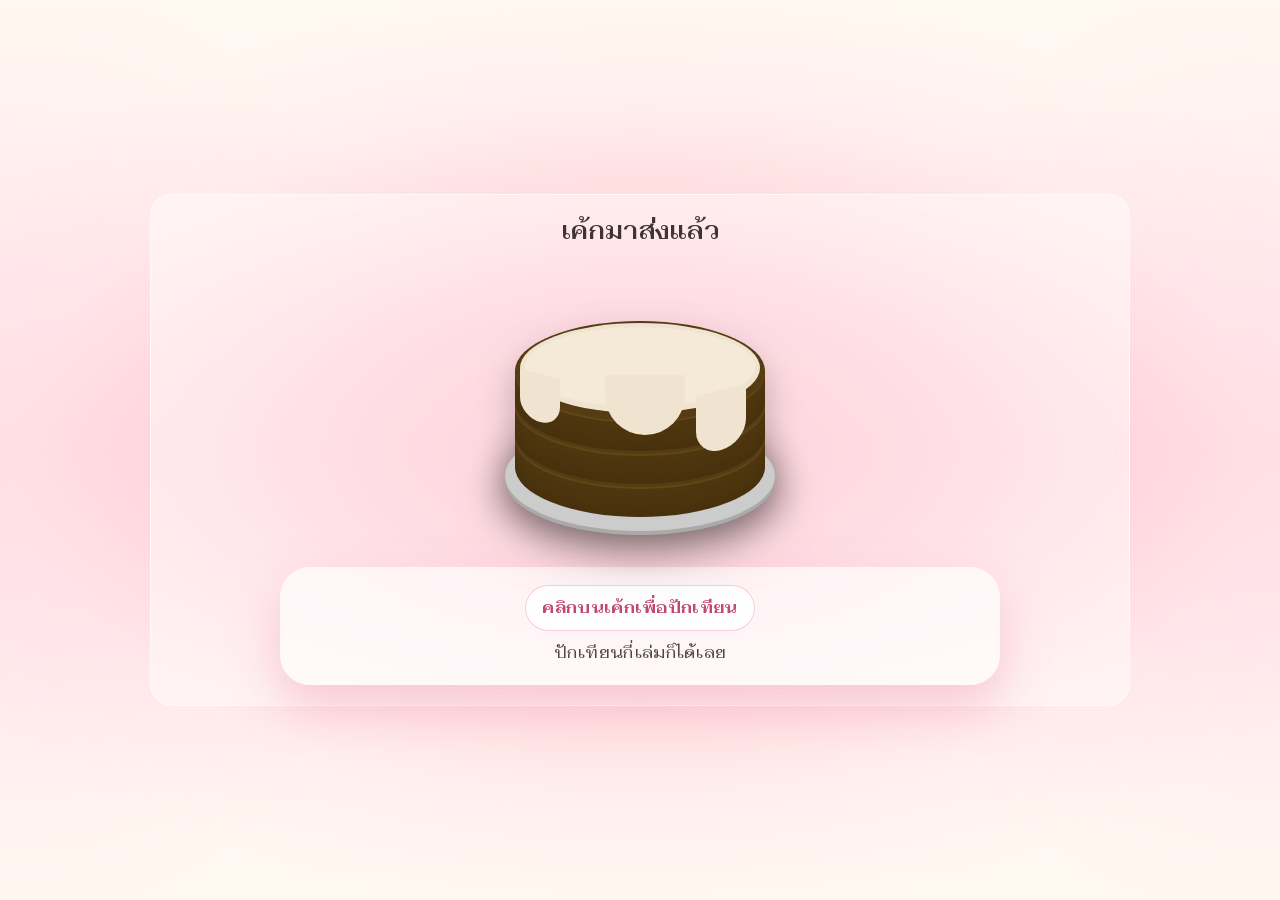
<file: index.html>
<!doctype html>
<html lang="th">

<head>
  <meta charset="utf-8">
  <meta name="viewport" content="width=device-width, initial-scale=1.0">

  <title>Happy Birthday</title>

  <link rel="stylesheet" href="css/style.css">
</head>

<body>

  <!-- ดาวหลังเป่าเทียน -->
  <div class="stars-layer" id="starsLayer"></div>

  <div class="container">

    <div class="shell">

      <!-- =========================
           TITLE
      ========================== -->
      <h2 id="titleText">
        เค้กมาส่งแล้ว
      </h2>


      <!-- =========================
           CAKE
      ========================== -->
<div class="cake-stage">

  <div class="cake" id="cake">

    <div class="plate"></div>

    <div class="layer layer-bottom"></div>
    <div class="layer layer-middle"></div>
    <div class="layer layer-top"></div>

    <div class="icing"></div>

    <div class="drip drip1"></div>
    <div class="drip drip2"></div>
    <div class="drip drip3"></div>

    <div class="pyro" id="pyro">
      <div></div>
      <div></div>
    </div>

  </div>

</div>

 


      <!-- =========================
           STEP 1
      ========================== -->
      <div class="big-card" id="step1">

        <p class="badge">
          คลิกบนเค้กเพื่อปักเทียน
        </p>

        <p class="subtle">
          ปักเทียนกี่เล่มก็ได้เลย
        </p>

      </div>


      <!-- =========================
           STEP 2
      ========================== -->
      <div class="big-card" id="step2" style="display:none;">

        <h2>
          เป่าเทียนวันเกิด
        </h2>

        <p class="subtle" id="msg">
          ปักเทียนแล้ว! กดอนุญาตไมโครโฟนเพื่อเป่า
        </p>

        <div class="button-area">

          <button
            class="btn"
            id="micBtn"
            type="button">
            อนุญาตให้ใช้ไมโครโฟน
          </button>

        </div>

      </div>


      <!-- =========================
           STEP 3
      ========================== -->
      <div class="big-card" id="step3" style="display:none;">

        <h2 id="hbText">
          Happy Birthday ♡
        </h2>

        <p class="subtle">
          สุขสันต์วันเกิดนะ ♡
        </p>

        <div class="button-area">

          <a
            class="btn secondary"
            href="pass.html"
            id="nextBtn">
            ถัดไป
          </a>

        </div>

      </div>

    </div>

  </div>


  <script src="js/cake.js"></script>

</body>

</html>
</file>
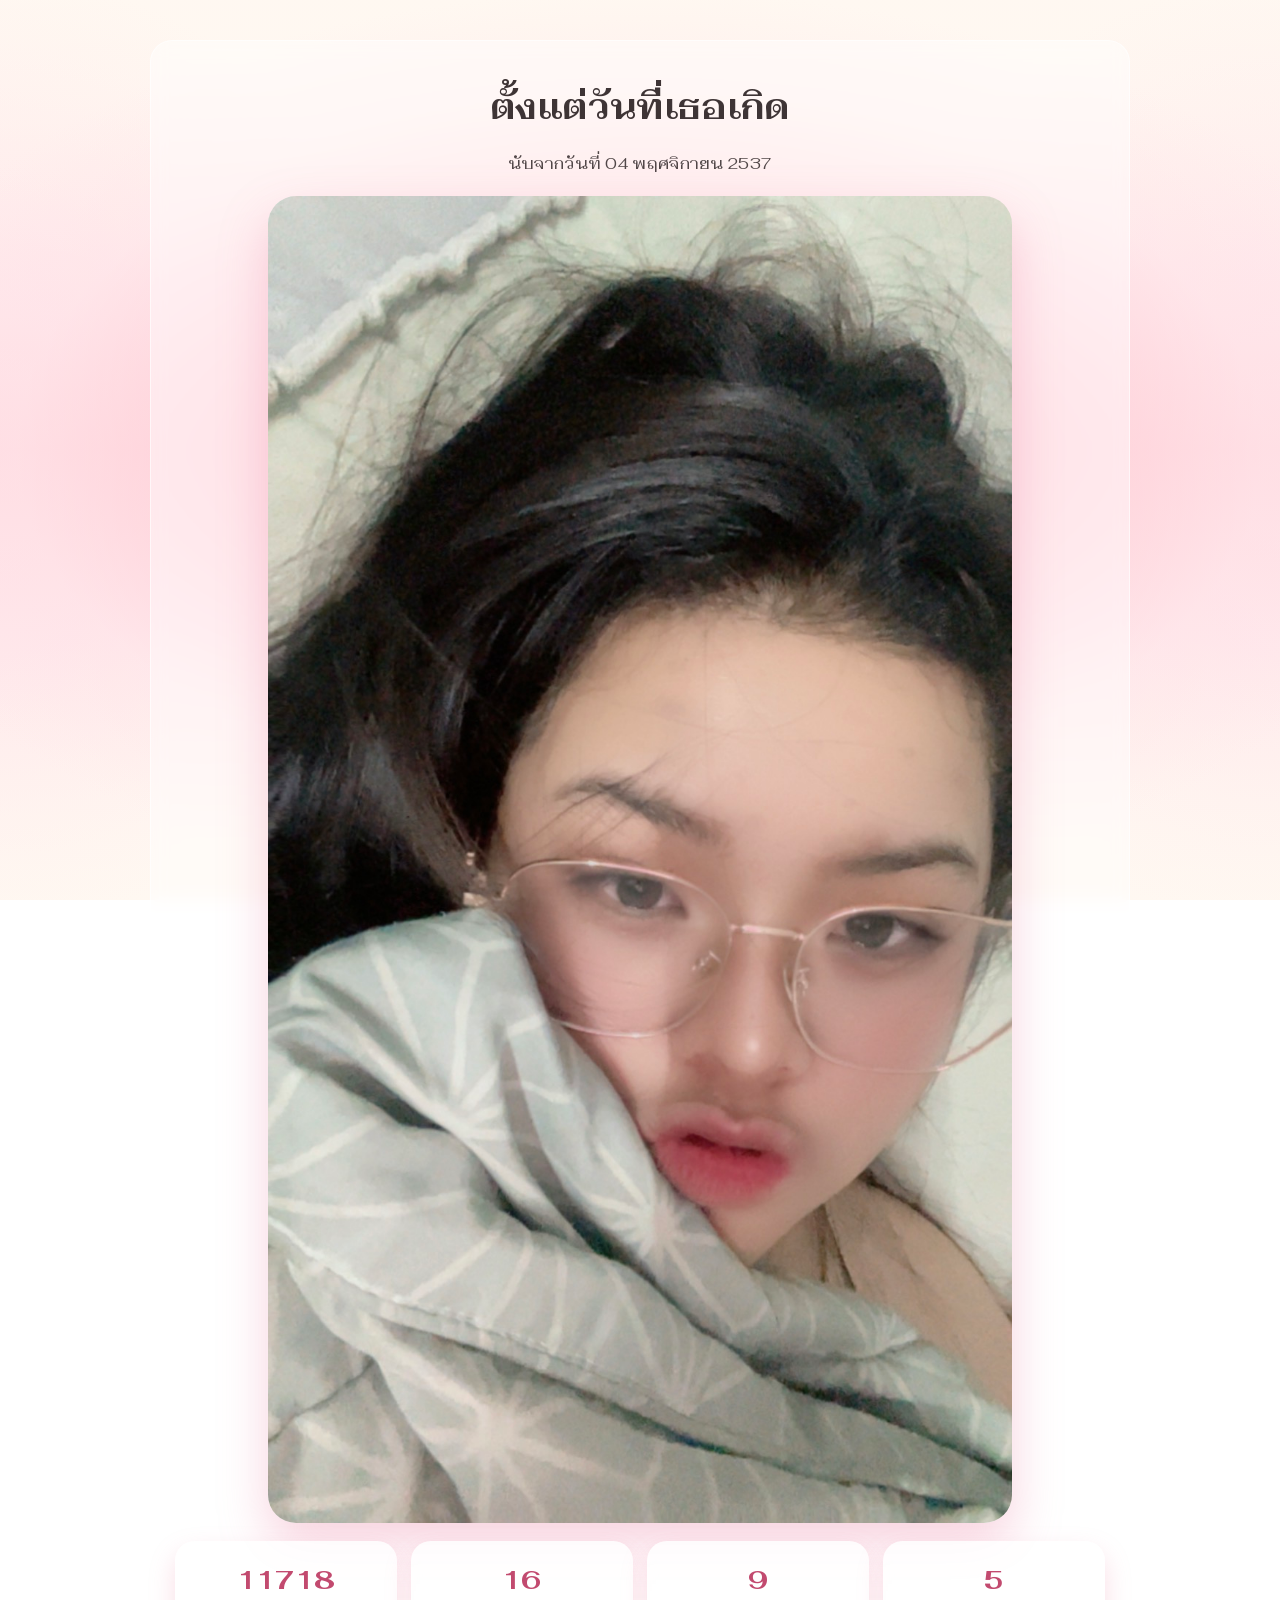
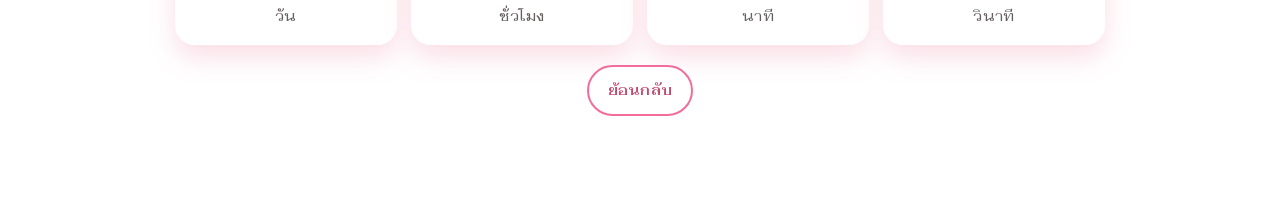
<file: days.html>
<!doctype html>
<html lang="th">
<head>
  <meta charset="utf-8" />
  <meta name="viewport" content="width=device-width,initial-scale=1" />
  <title>เธอเกิดมากี่วันแล้วน้า</title>
  <link rel="stylesheet" href="css/style.css" />
</head>
<body>
  <div class="container">
    <div class="shell center">
      <h1>ตั้งแต่วันที่เธอเกิด</h1>


        <p class="subtle">นับจากวันที่ 04 พฤศจิกายน 2537 </p>

        <!-- รูปตรงกลาง -->
        <div class="image-wrap">
  <img src="assets/heart.png" class="center-img" alt="love" />
</div>


        <!-- กล่องเวลา -->
        <div class="time-grid">
          <div class="time-box">
            <div class="time-value" id="days">0</div>
            <div class="time-label">วัน</div>
          </div>

          <div class="time-box">
            <div class="time-value" id="hours">0</div>
            <div class="time-label">ชั่วโมง</div>
          </div>

          <div class="time-box">
            <div class="time-value" id="minutes">0</div>
            <div class="time-label">นาที</div>
          </div>

          <div class="time-box">
            <div class="time-value" id="seconds">0</div>
            <div class="time-label">วินาที</div>
          </div>
        </div>

        <div style="margin-top:20px;">
          <a class="btn secondary" href="menu.html">ย้อนกลับ</a>
        </div>
      </div>
    </div>
  </div>

  <script src="js/days.js"></script>
</body>
</html>
</file>
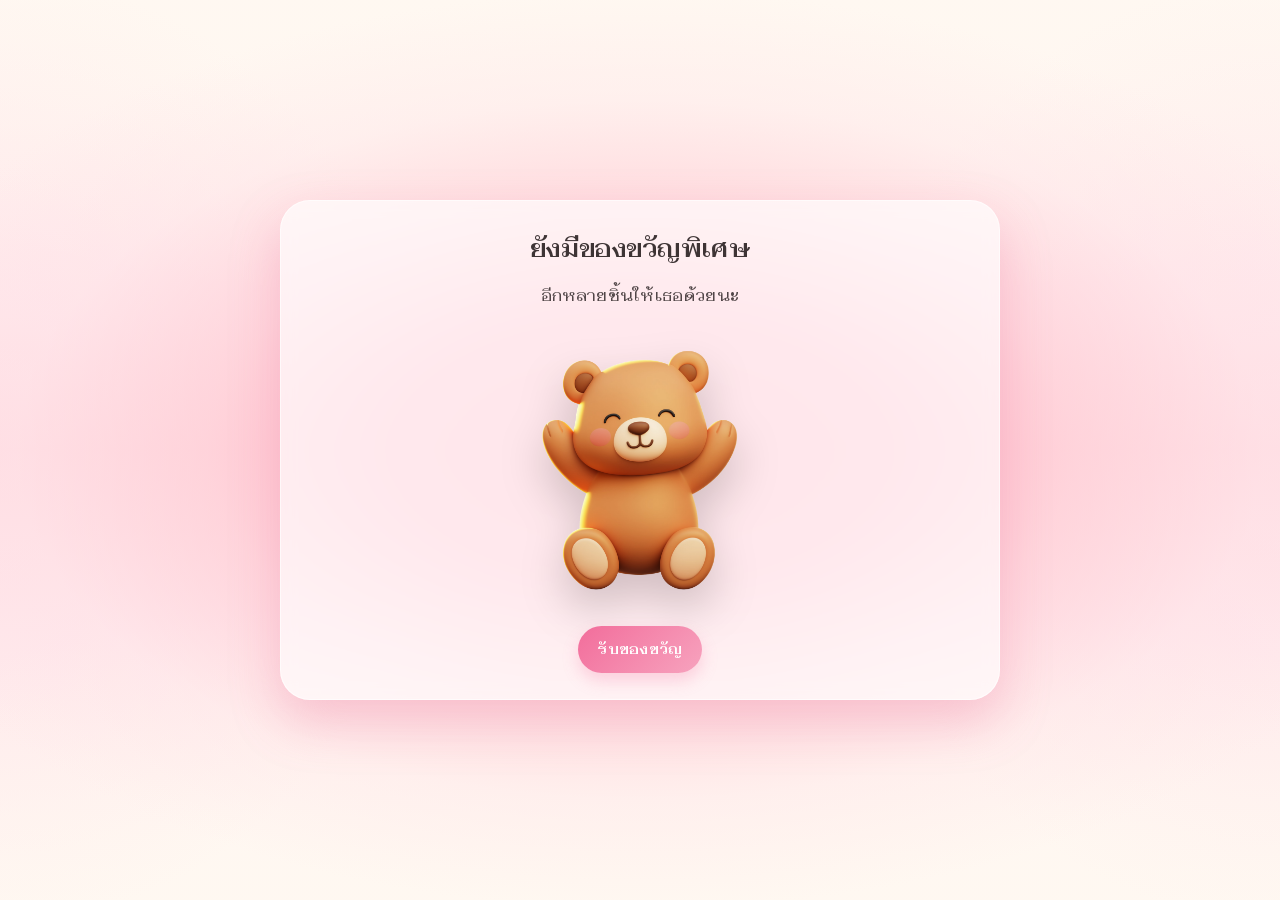
<file: gift.html>
<!doctype html>
<html lang="th">
<head>
  <meta charset="utf-8">
  <meta name="viewport" content="width=device-width, initial-scale=1.0">
  <title>ของขวัญ </title>
  <link rel="stylesheet" href="css/style.css">
</head>

<body>
  <div class="container">
    <div class="shell center big-card">
      <h2>ยังมีของขวัญพิเศษ </h2>
      <p class="subtle">อีกหลายชิ้นให้เธอด้วยนะ</p>

      <img src="assets/gif.png" class="cake-img" alt="gift gif">

      <div style="margin-top:18px;">
        <a href="menu.html" class="btn">รับของขวัญ</a>
      </div>
    </div>
  </div>
  
</body>
</html>
</file>
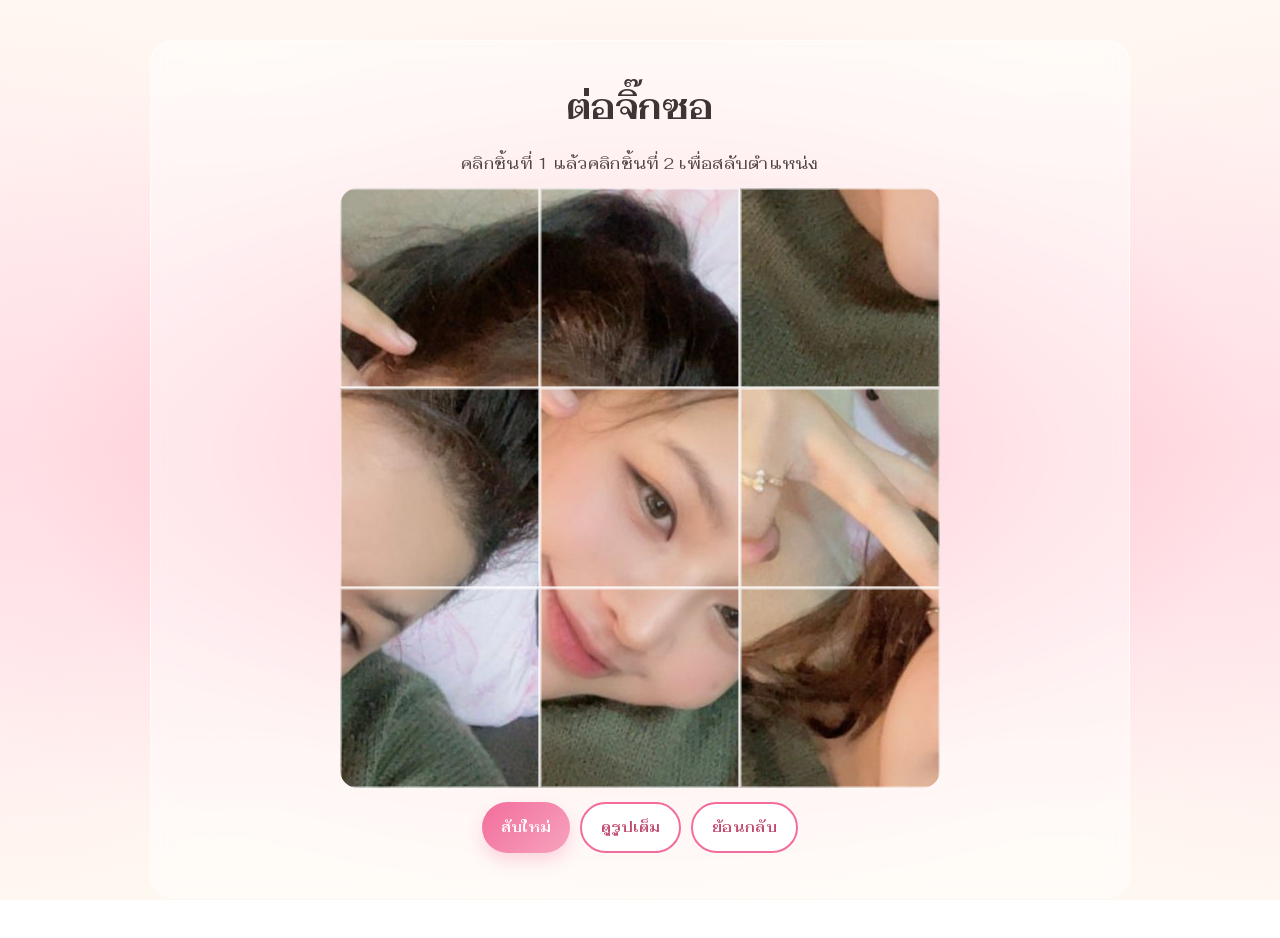
<file: jigsaw.html>
<!doctype html>
<html lang="th">
<head>
  <meta charset="utf-8" />
  <meta name="viewport" content="width=device-width,initial-scale=1" />
  <title>ต่อจิ๊กซอ</title>
  <link rel="stylesheet" href="css/style.css" />
</head>
<body>
  <div class="container">
    <div class="shell center">
      <h1>ต่อจิ๊กซอ</h1>
      <p class="subtle">คลิกชิ้นที่ 1 แล้วคลิกชิ้นที่ 2 เพื่อสลับตำแหน่ง</p>

      <div class="canvas-wrap">
        <canvas id="puzzle" width="600" height="600"></canvas>
      </div>

      <div style="margin-top:14px; display:flex; gap:10px; justify-content:center; flex-wrap:wrap;">
        <button class="btn" id="shuffleBtn">สับใหม่</button>
        <button class="btn secondary" id="showHintBtn">ดูรูปเต็ม</button>
        <a class="btn secondary" href="menu.html">ย้อนกลับ</a>
      </div>
    </div>
  </div>

  <div class="modal-backdrop" id="modalBackdrop">
    <div class="modal center">
      <h3>รูปเต็ม (ใบ้)</h3>
      <img src="assets/puzzle.jpg" alt="hint" style="width:100%; border-radius:18px;" />
      <div class="row">
        <button class="btn" id="closeModalBtn">ปิด</button>
      </div>
    </div>
  </div>

  <script src="js/jigsaw.js"></script>
  
</body>
</html>
</file>
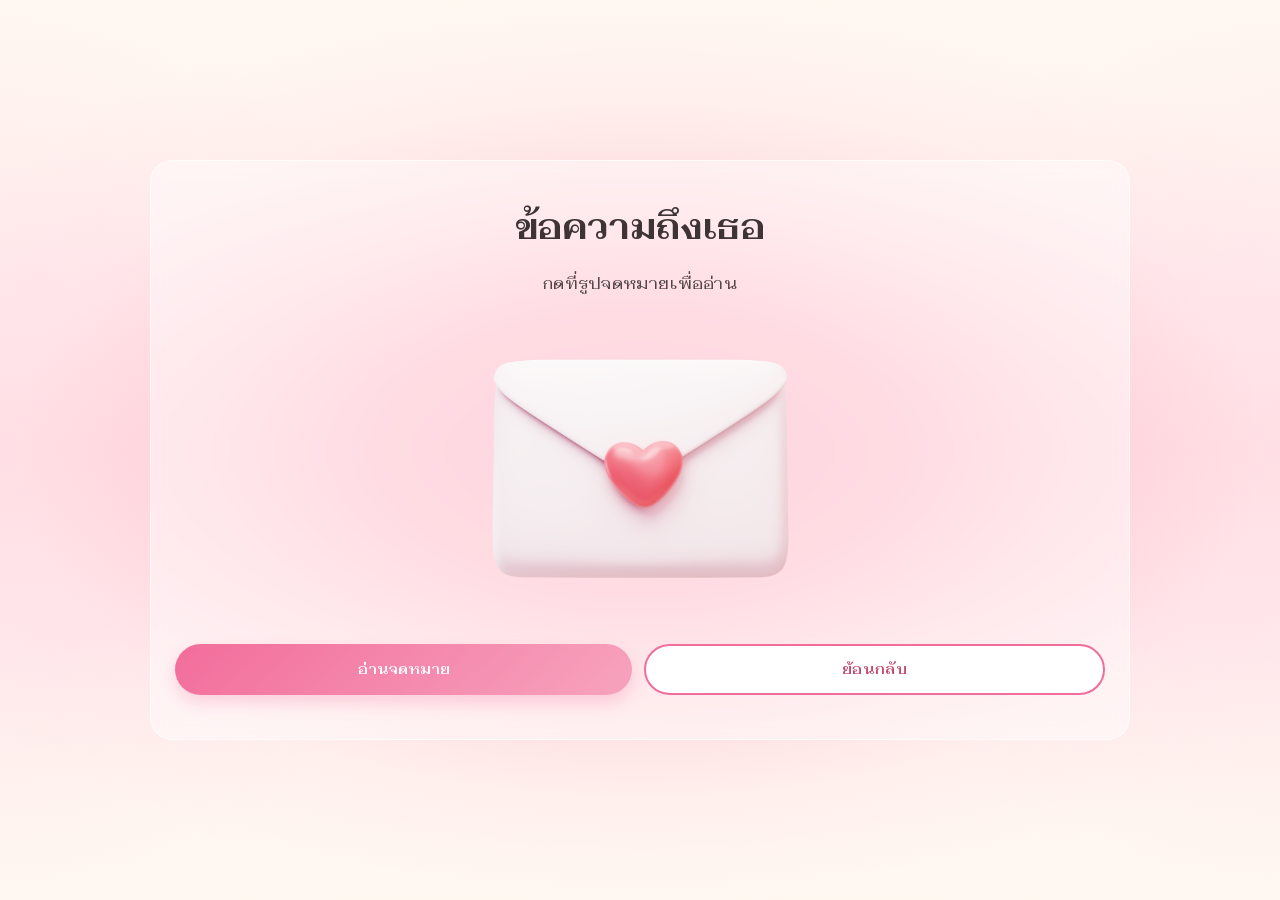
<file: letter.html>
<!doctype html>
<html lang="th">
<head>
  <meta charset="utf-8" />
  <meta name="viewport" content="width=device-width,initial-scale=1" />
  <title>ข้อความถึงเธอ</title>
  <link rel="stylesheet" href="css/style.css" />
</head>

<body>
  <div class="container">
    <div class="shell center">

      <h1>ข้อความถึงเธอ</h1>


        <p class="subtle">กดที่รูปจดหมายเพื่ออ่าน</p>

        <!-- รูปจดหมาย -->
        <img
          src="assets/lettercover.png"
          alt="letter"
          id="openLetter"
          class="letter-img"
        />

        <!-- แถวปุ่ม (กว้างเท่ากัน ซ้ายขวา) -->
        <div class="button-row">
          <button class="btn" id="readBtn">อ่านจดหมาย</button>
          <a class="btn secondary" href="menu.html">ย้อนกลับ</a>
        </div>
      </div>

    </div>
  </div>

  <!-- MODAL -->
  <div class="modal-backdrop" id="modalBackdrop">
    <div class="modal center">
      <h3></h3>

      <p id="letterText"></p>

      <div class="row">
        <button class="btn" id="closeModalBtn">ปิด</button>
      </div>
    </div>
  </div>

  <!-- JS -->
  <script src="js/letter.js"></script>

</body>
</html>
</file>
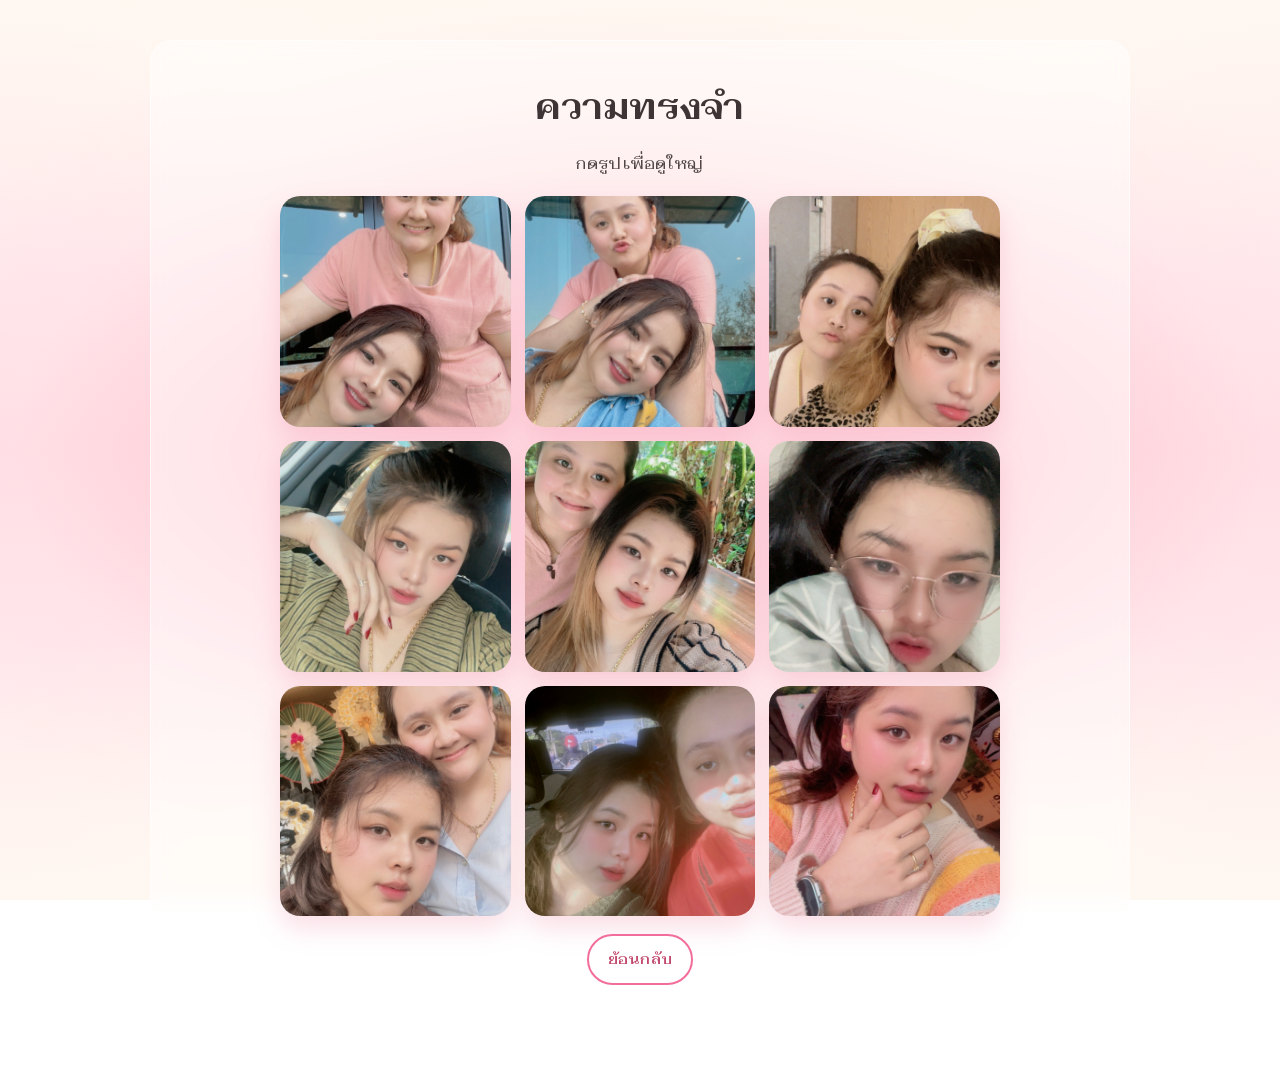
<file: memories.html>
<!doctype html>
<html lang="th">
<head>
  <meta charset="utf-8" />
  <meta name="viewport" content="width=device-width,initial-scale=1" />
  <title>ความทรงจำ</title>
  <link rel="stylesheet" href="css/style.css" />
</head>
<body>
  <div class="container">
    <div class="shell center">
      <h1>ความทรงจำ</h1>
      <p class="subtle">กดรูปเพื่อดูใหญ่</p>

      <div class="gallery" id="gallery"></div>

      <div style="margin-top:18px;">
        <a class="btn secondary" href="menu.html">ย้อนกลับ</a>
      </div>
    </div>
  </div>

  <div class="modal-backdrop" id="modalBackdrop">
    <div class="modal center">
      <img id="bigImg" alt="memory" style="width:100%; border-radius:18px; box-shadow: var(--shadow-soft);" />
      <div class="row">
        <button class="btn" id="closeModalBtn">ปิด</button>
      </div>
    </div>
  </div>

  <script src="js/memories.js"></script>
</body>
</html>
</file>
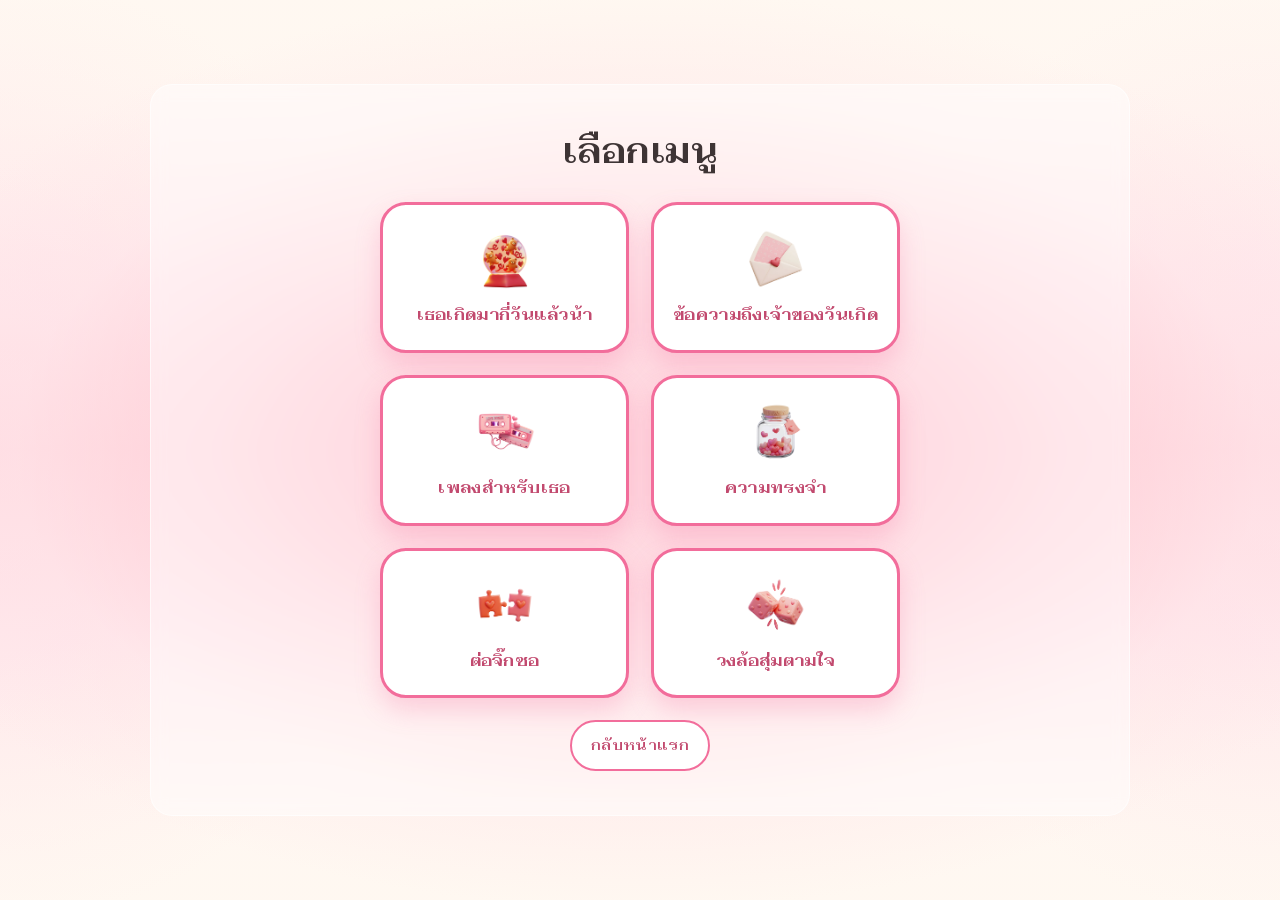
<file: menu.html>
<!doctype html>
<html lang="th">
<head>
  <meta charset="utf-8" />
  <meta name="viewport" content="width=device-width,initial-scale=1" />
  <title>เลือกเมนู</title>
  <link rel="stylesheet" href="css/style.css" />
</head>

<body>
  <div class="container">
    <div class="shell center">
      <h1>เลือกเมนู</h1>

      <div class="menu-grid">

        <a class="menu-item white" href="days.html">
          <img src="assets/1.png" class="menu-icon">
          <div class="label">เธอเกิดมากี่วันแล้วน้า</div>
        </a>

        <a class="menu-item white" href="letter.html">
          <img src="assets/2.png" class="menu-icon">
          <div class="label">ข้อความถึงเจ้าของวันเกิด</div>
        </a>

        <a class="menu-item white" href="music.html">
          <img src="assets/3.png" class="menu-icon">
          <div class="label">เพลงสำหรับเธอ</div>
        </a>


        <a class="menu-item white" href="memories.html">
          <img src="assets/4.png" class="menu-icon">
          <div class="label">ความทรงจำ</div>
        </a>

        <a class="menu-item white" href="jigsaw.html">
          <img src="assets/5.png" class="menu-icon">
          <div class="label">ต่อจิ๊กซอ</div>
        </a>

        <a class="menu-item white" href="wheel.html">
          <img src="assets/6.png" class="menu-icon">
          <div class="label">วงล้อสุ่มตามใจ</div>
        </a>

      </div>

      <div style="margin-top:22px;">
        <a class="btn secondary" href="index.html">กลับหน้าแรก</a>

      </div>
    </div>
  </div>
</body>
</html>
</file>
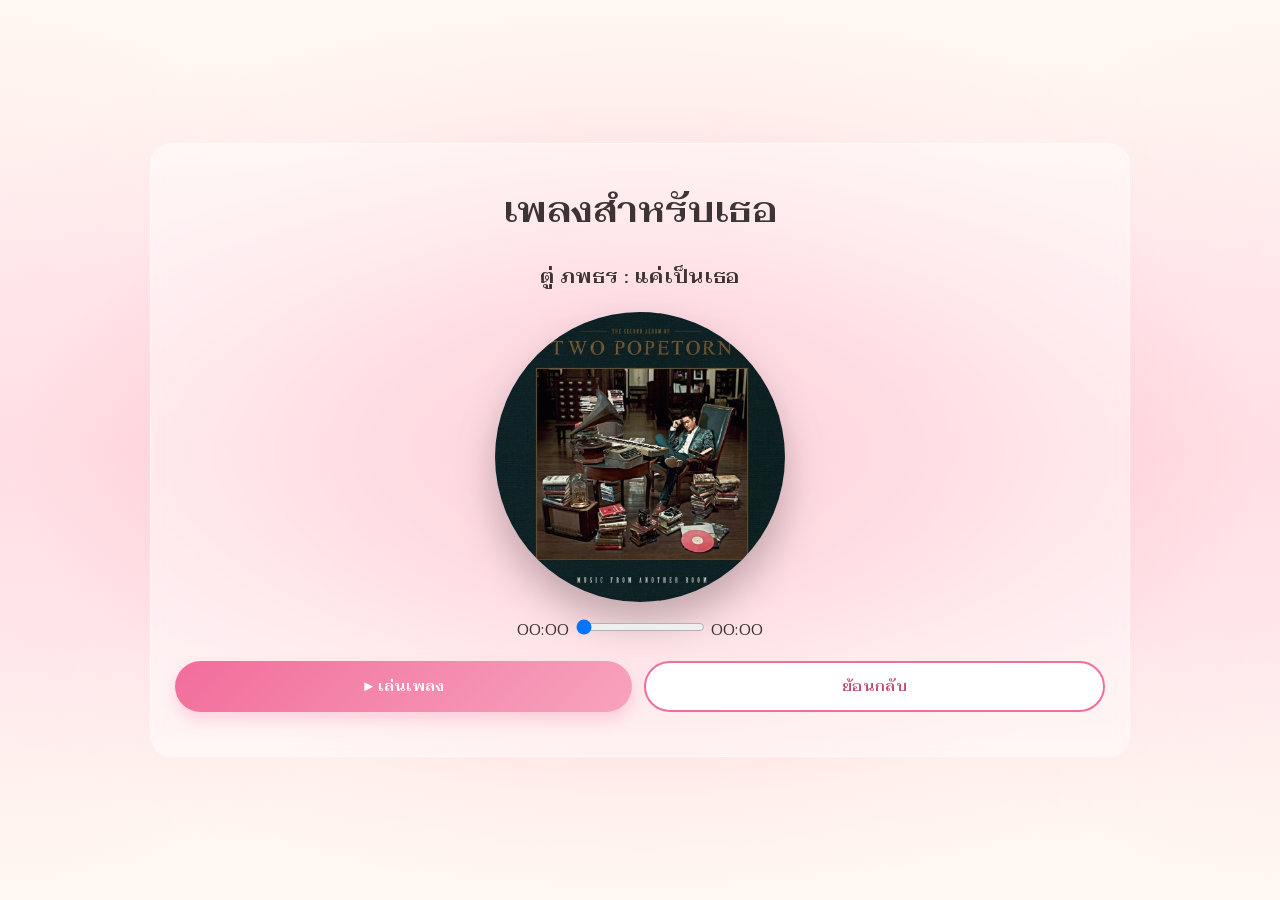
<file: music.html>
<!doctype html>
<html lang="th">
<head>
  <meta charset="utf-8" />
  <meta name="viewport" content="width=device-width,initial-scale=1" />
  <title>เพลงสำหรับเธอ</title>
  <link rel="stylesheet" href="css/style.css" />
</head>

<body>
  <div class="container">
    <div class="shell center">
      <h1>เพลงสำหรับเธอ</h1>
      <h3>ตู่ ภพธร : แค่เป็นเธอ</h3>

        <!-- แผ่นเสียง -->
        <div class="vinyl-wrap">
          <img src="assets/vinyl.png" class="vinyl" id="vinyl">
        </div>

        <!-- progress -->
        <div class="progress-box">
          <span id="currentTime">00:00</span>
          <input type="range" id="progress" value="0" min="0" step="1" />
          <span id="duration">00:00</span>
        </div>

        <!-- ปุ่ม -->
        <div class="button-row">
          <button class="btn" id="playBtn">▶ เล่นเพลง</button>
          <a class="btn secondary" href="menu.html">ย้อนกลับ</a>
        </div>

        <audio id="music">
          <source src="assets/song.mp3" type="audio/mpeg">
        </audio>

      </div>
    </div>
  </div>

  <script src="js/music.js"></script>
</body>
</html>
</file>
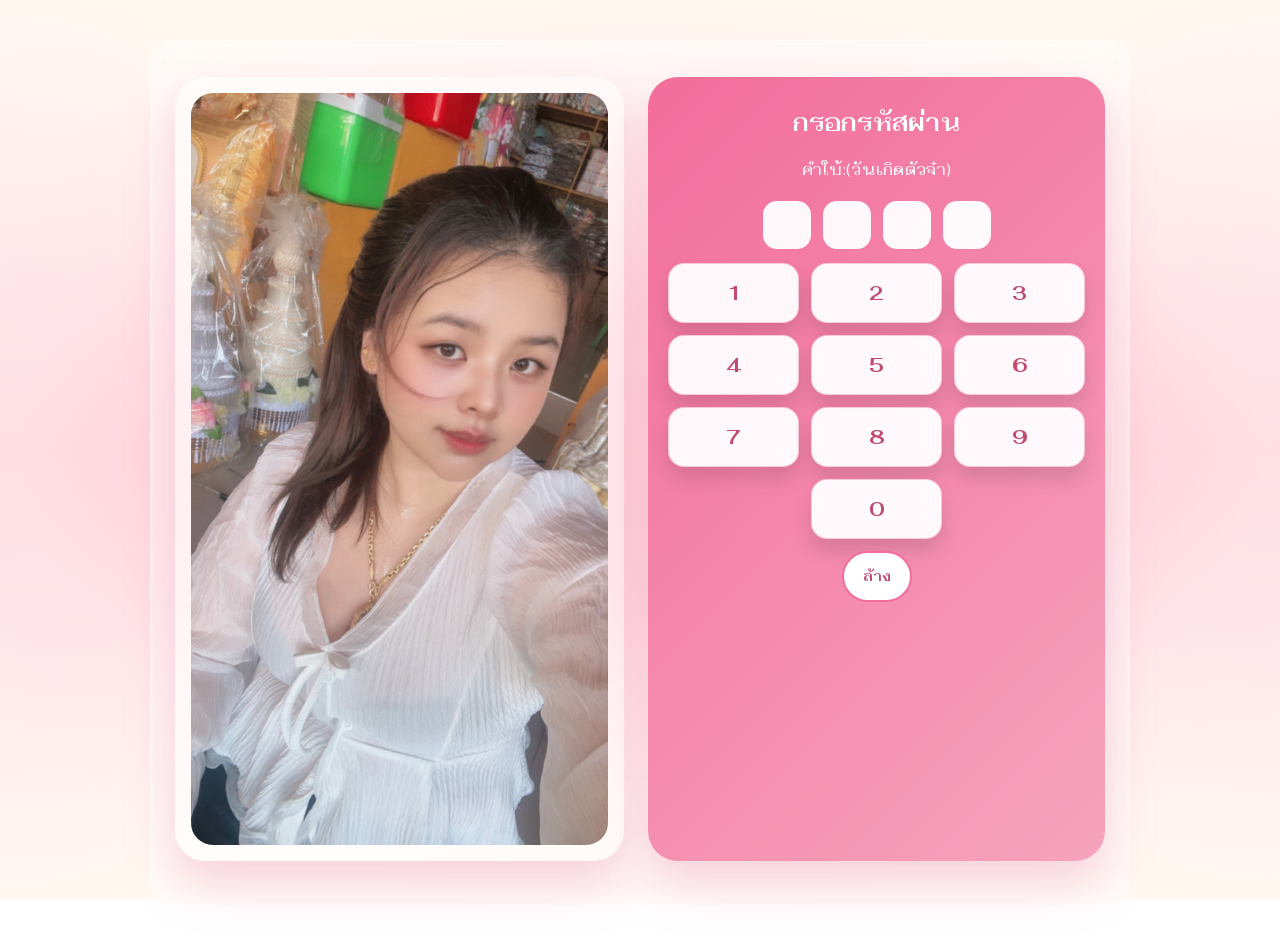
<file: pass.html>
<!doctype html>
<html lang="th">
<head>
  <meta charset="utf-8" />
  <meta name="viewport" content="width=device-width,initial-scale=1" />
  <title>ใส่รหัสผ่าน</title>
  <link rel="stylesheet" href="css/style.css" />
</head>

<body>
  <div class="container">
    <div class="shell">

      <!-- layout ซ้ายรูป ขวาใส่รหัส -->
      <div class="pass-layout">

        <!-- ฝั่งรูป -->
        <div class="pass-image">
          <img src="assets/pic1.png" alt="cute gif">
        </div>

        <!-- ฝั่งใส่รหัส -->
        <div class="pink-panel pass-box center">
          <h2>กรอกรหัสผ่าน</h2>
          <div class="note">คำใบ้:(วันเกิดตัวจ๋า)</div>

          <div class="digits" id="digits"></div>
          <div class="keypad" id="keypad"></div>

          <div style="margin-top:12px;">
            <button class="btn secondary" id="clearBtn">ล้าง</button>
          </div>
        </div>

      </div>
    </div>
  </div>

  <!-- modal -->
  <div class="modal-backdrop" id="modalBackdrop">
    <div class="modal center">
      <h3 id="modalTitle">ลองใหม่</h3>
      <p id="modalMsg">รหัสไม่ถูกต้อง ลองใหม่อีกครั้งนะ</p>
      <div class="row">
        <button class="btn" id="closeModalBtn">ปิด</button>
      </div>
    </div>
  </div>

  <script src="js/pass.js"></script>
</body>
</html>
</file>
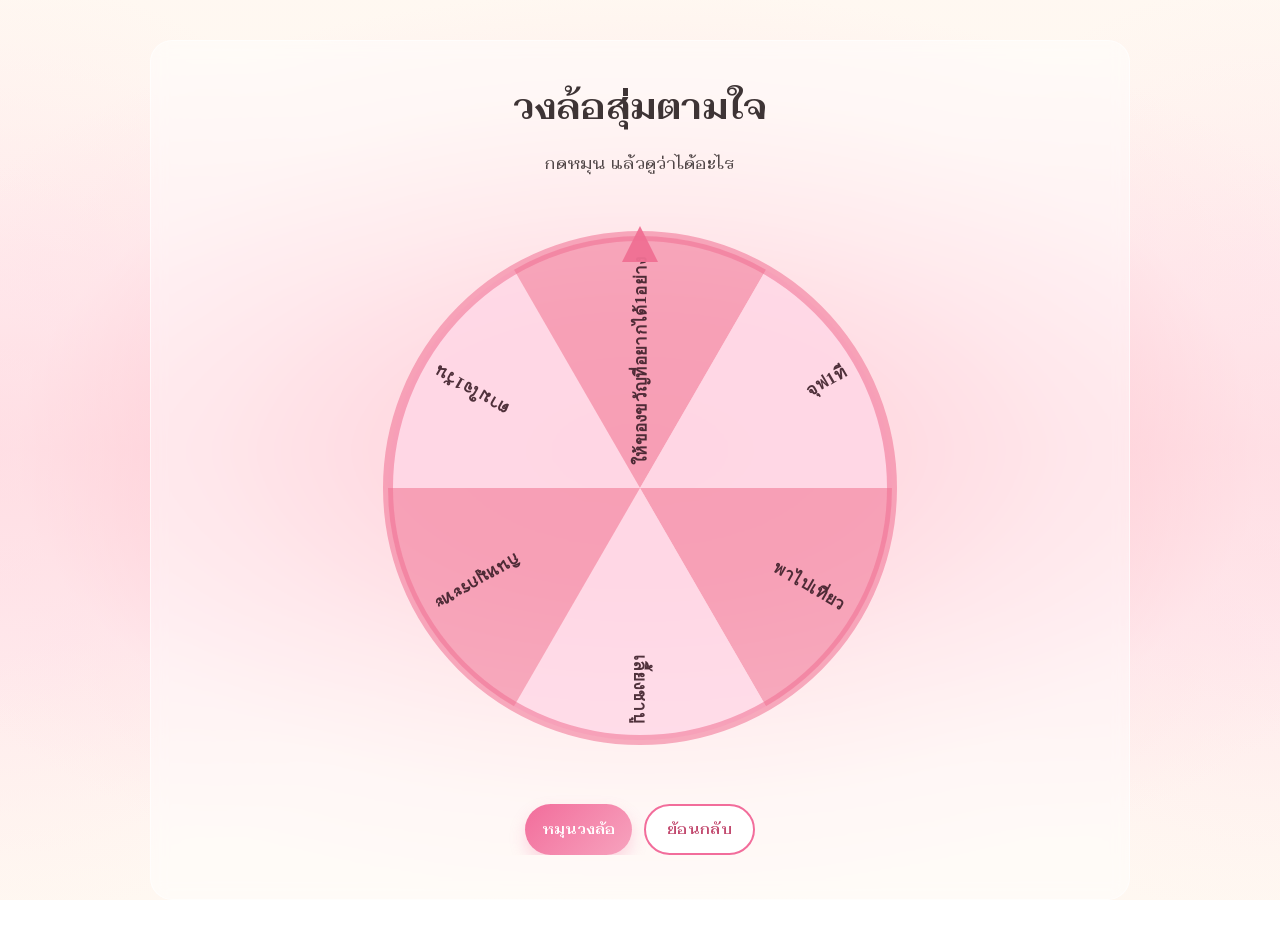
<file: wheel.html>
<!doctype html>
<html lang="th">
<head>
  <meta charset="utf-8" />
  <meta name="viewport" content="width=device-width,initial-scale=1" />
  <title>วงล้อสุ่มตามใจ</title>
  <link rel="stylesheet" href="css/style.css" />
</head>

<body>
  <div class="container">
    <div class="shell center">
      <h1>วงล้อสุ่มตามใจ</h1>
      <p class="subtle">กดหมุน แล้วดูว่าได้อะไร </p>

      <div class="wheel-wrap">
        <canvas id="wheel" width="600" height="600"></canvas>

        <div class="button-row">
          <button class="btn" id="spinBtn">หมุนวงล้อ</button>
          <a class="btn secondary" href="menu.html">ย้อนกลับ</a>
        </div>
      </div>
    </div>
  </div>

  <div class="modal-backdrop" id="modalBackdrop">
    <div class="modal center">
      <h3>ผลลัพธ์ของวงล้อคือ…</h3>
      <p id="resultText" style="font-size:18px; font-weight:800; color:#c24a6f;"></p>
      <div class="row">
        <button class="btn" id="closeModalBtn">ปิด</button>
      </div>
    </div>
  </div>

  <!-- 🎆 พลุ -->
  <div class="fireworks" id="fireworks"></div>

  <!-- JS -->
  <script src="js/wheel.js"></script>

  <div class="bg-heart-layer"></div>
</body>
</html>
</file>
<file: css/style.css>
/* ===============================
   FONT : Fahkwang (Thai looped + cute)
   =============================== */
/* ===============================
   FONT : Fahkwang (Thai looped + cute)
   =============================== */
@import url('https://fonts.googleapis.com/css2?family=Fahkwang:wght@300;400;500;600;700&display=swap');

/* ===============================
   ROOT COLOR THEME (Cute Modern — Pink / Cream / Blue, deeper & richer)
   =============================== */
:root{
  --pink-1:#fdf5f5;
  --pink-2:#f9e0e0;
  --card:#EDBFBF;
  --card-dark:#FFB3C6;
  --white:#ffffff;

  --cream:#F2E8CB;
  --cream-dark:#F4C94E;
  --blue:#B4D9E2;
  --blue-dark:#4FC1D9;

  --text-dark:#3E3435;
  --text-accent:#FF8FAB;

  --btn-grad: linear-gradient(135deg, var(--card-dark) 0%, #FFB3C6 55%, var(--card) 100%);
  --panel-grad: linear-gradient(135deg, var(--card-dark) 0%, #FF8FAB 55%, var(--card) 100%);

  --shadow: 0 22px 48px rgba(234,127,160,.34);
  --shadow-soft: 0 12px 26px rgba(234,127,160,.26);
  --shadow-lift: 0 16px 32px rgba(234,127,160,.44);
  --radius: 28px;

  --container-pad: 40px;
  --shell-pad-x: 24px;
  --shell-pad-y: 36px;
}

/* ===============================
   GLOBAL RESET + FORCE FONT
   =============================== */
*{
  box-sizing:border-box;
  font-family: "Fahkwang", system-ui, -apple-system, "Segoe UI", sans-serif !important;
}

html, body{
  height:100%;
  margin:0;
  font-family: "Fahkwang", system-ui, -apple-system, "Segoe UI", sans-serif !important;
}
/* ===============================
   GLOBAL BACKGROUND (Rich Pastel + Soft Motion)
   ใช้เหมือนกันทุกหน้า
================================ */

/* ===============================
   GLOBAL BACKGROUND (Pink–Cream–Blue, deeper & more dimensional)
   ทุกหน้าเหมือนกัน
================================ */

html, body{
  min-height:100%;
  margin:0;
}

/* ===============================
   BACKGROUND : Soft Pastel Pink
   =============================== */

html,
body {
  min-height: 100%;
  margin: 0;
}

body {
  background:
    /* ชมพูฟุ้งตรงกลาง */
    radial-gradient(
      ellipse 75% 60% at 50% 50%,
      #ffb6c5 0%,
      rgba(255, 182, 197, 0.85) 25%,
      rgba(255, 202, 211, 0.60) 45%,
      rgba(255, 225, 230, 0.35) 65%,
      transparent 85%
    ),

    /* ชมพูอ่อนด้านซ้าย */
    radial-gradient(
      ellipse 45% 70% at 0% 50%,
      rgba(255, 215, 222, 0.45) 0%,
      transparent 75%
    ),

    /* ชมพูอ่อนด้านขวา */
    radial-gradient(
      ellipse 45% 70% at 100% 50%,
      rgba(255, 215, 222, 0.40) 0%,
      transparent 75%
    ),

    /* ครีมด้านบน */
    radial-gradient(
      ellipse 80% 35% at 50% 0%,
      #fff8f1 0%,
      rgba(255, 248, 241, 0.75) 50%,
      transparent 100%
    ),

    /* ครีมด้านล่าง */
    radial-gradient(
      ellipse 80% 35% at 50% 100%,
      #fff8f1 0%,
      rgba(255, 248, 241, 0.75) 50%,
      transparent 100%
    ),

    /* สีพื้นฐาน */
    linear-gradient(
      180deg,
      #fff8f2 0%,
      #ffedf0 35%,
      #ffe3e8 50%,
      #ffedf0 70%,
      #fff8f2 100%
    );

  background-attachment: fixed;
  background-repeat: no-repeat;
  background-size: cover;

  color: var(--text-dark);
  letter-spacing: 0.3px;
  line-height: 1.8;
}

.card{
  background: rgba(255,255,255,.78);
  border: 1px solid rgba(255,255,255,.7);
  border-radius: var(--radius);
  box-shadow: var(--shadow);
  padding: 22px;
}







/* ===============================
   LAYOUT
   =============================== */
.container{
  min-height:100%;
  display:flex;
  align-items:center;
  justify-content:center;
  padding: var(--container-pad) 18px;
}

.shell{
  width:min(980px, 100%);
  background: rgba(255,255,255,0.45);
  backdrop-filter: blur(8px);
  border: 1px solid rgba(255,255,255,0.6);
  border-radius: 22px;
  padding: var(--shell-pad-y) var(--shell-pad-x) calc(var(--shell-pad-y) + 8px);
}

.center{ text-align:center; }

/* ===============================
   TYPOGRAPHY
   =============================== */
h1{
  font-size: 34px;
  margin: 0 0 12px;
  font-weight:700;
  letter-spacing:.6px;
}

h2{
  font-size: 24px;
  margin: 0 0 12px;
  font-weight:600;
}

p{
  margin:10px 0;
  font-weight:400;
  line-height:1.75;
}

.subtle{ opacity:.9; }
.small{ font-size:13px; opacity:.85; }

/* ===============================
   BUTTONS
   =============================== */
/* ===============================
   BUTTONS
   =============================== */
/* ===============================
   BUTTON BASE
   =============================== */
.btn{
  border: 0;
  padding: 15px 19px;          /* ⬅ เล็กลงชัด */
  border-radius: 800px;
  background: linear-gradient(135deg, #f26d9b, #f7a3be);
  color: #fff;
  font-weight: 600;
  font-size: 14px;            /* ⬅ เล็กลง */
  line-height: 1.2;
  cursor: pointer;
  box-shadow: 0 8px 16px rgba(242,109,155,.25); /* ⬅ shadow เบาลง */
  transition: transform .18s ease, filter .18s ease;
  display: inline-flex;
  align-items: center;
  justify-content: center;
  white-space: nowrap;
}


/* hover / active */
.btn:hover{
  transform: translateY(-2px);
  filter: brightness(1.05);
}
.btn:active{
  transform: scale(.97);
}

/* ===============================
   BUTTON SECONDARY
   =============================== */
.btn.secondary{
  background: #fff;
  color: #c24a6f;
  border: 2px solid #f26d9b;
  box-shadow: none;
}

/* ===== FIX LINK BUTTON COLOR ===== */
a.btn,
a.btn:visited,
a.btn:hover,
a.btn:active,
a.btn:focus{
  color: #fff;
  text-decoration: none;
}

a.btn.secondary{
  color:#c24a6f;
}


/* ===============================
   BUTTON ROW (ซ้ายขวาเท่ากัน)
   =============================== */
.button-row{
  display: flex;
  gap: 12px;
  margin-top: 16px;
}

/* ทำให้ปุ่มกว้างเท่ากัน */
.button-row .btn{
  flex: 1;
}


/* ===============================
   MOBILE
   =============================== */
@media (max-width: 520px){
  .button-row{
    flex-direction: column;
  }

  .button-row .btn{
    width: 100%;
  }

  .btn{
    padding: 9px 16px;
    font-size: 14px;
  }
}


/* ===============================
   CARDS
   =============================== */
.card{
  background: rgba(255,255,255,0.7);
  border-radius: var(--radius);
  box-shadow: var(--shadow);
  padding: 22px;
}

.big-card{
  width:min(720px,100%);
  margin: 0 auto;
  border-radius: 30px;
  padding: 26px;
  background: rgba(255,255,255,0.65);
  box-shadow: var(--shadow);
}

.pink-panel{
  width:min(520px, 100%);
  margin: 0 auto;
  background: linear-gradient(135deg, #f26d9b, #f7a3be);
  color:white;
  border-radius: 30px;
  padding: 24px 20px;
  box-shadow: var(--shadow);
}

/* ===============================
   IMAGES
   =============================== */
.cake-img{
  width:min(280px, 70vw);
  max-width: 320px;
  display:block;
  margin: 18px auto 10px;
  filter: drop-shadow(0 20px 22px rgba(0,0,0,.18));

  /* animation */
  animation: cakeFloat 3.2s ease-in-out infinite;
}

/* ลอยขึ้น–ลงเบา ๆ */
@keyframes cakeFloat{
  0%, 100%{
    transform: translateY(0) scale(1);
  }
  50%{
    transform: translateY(-6px) scale(1.02);
  }
}


/* ===============================
   BADGE
   =============================== */
.badge{
  display:inline-flex;
  gap:8px;
  align-items:center;
  padding: 8px 16px;
  background: rgba(255,255,255,0.88);
  border:1px solid rgba(242,109,155,.35);
  border-radius: 999px;
  color:#c24a6f;
  font-weight:700;
}

/* ===============================
   MENU GRID (6 ITEMS)
   =============================== */
.menu-grid{
  margin-top: 20px;
  display:grid;
  grid-template-columns: repeat(2, 1fr);
  gap: 22px;
  width: min(520px, 100%);
  margin-inline:auto;
}

.menu-item{
  background: linear-gradient(135deg, #f26d9b, #f7a3be);
  border-radius: 26px;
  padding: 24px 18px;
  color:white;
  text-decoration:none;
  display:flex;
  flex-direction:column;
  align-items:center;
  justify-content:center;
  min-height: 150px;
  box-shadow: var(--shadow);
  transition: all .2s ease;
  -webkit-tap-highlight-color: transparent;
}

.menu-item:hover{
  transform: translateY(-4px);
  filter: brightness(1.06);
}

.menu-item .icon{
  width:48px;
  height:48px;
  margin-bottom: 12px;
  object-fit:contain;
  filter: drop-shadow(0 10px 14px rgba(0,0,0,.22));
}

.menu-item .label{
  font-weight:600;
  text-align:center;
  line-height:1.3;
  font-size: 16px;
}

/* ===============================
   MENU WHITE STYLE
   =============================== */
.menu-item.white{
  background: #ffffff;
  border: 3px solid #f26d9b;
  color: #c24a6f;
  box-shadow: 0 12px 24px rgba(242,109,155,.25);
}

.menu-item.white .label{
  color: #c24a6f;
  font-weight:800;
  margin-top: 10px;
}

.menu-item.white:hover{
  background: #fff5fa;
  transform: translateY(-4px) scale(1.02);
}

/* icon */
.menu-icon{
  width:60px;
  height:60px;
  object-fit:contain;
  margin-bottom: 6px;
}

/* ===============================
   PASSCODE
   =============================== */
.pass-box{
  flex: 1;
  height: auto;
}

.digits{
  display:flex;
  justify-content:center;
  gap: 12px;
  margin: 16px 0 14px;
  flex-wrap: wrap;
}

.digit{
  width: 48px;
  height: 48px;
  background: rgba(255,255,255,.95);
  border-radius: 14px;
  display:flex;
  align-items:center;
  justify-content:center;
  font-size: 20px;
  font-weight:700;
  color:#c24a6f;
}

/* ✅ จัด keypad ให้เป็นตัวจริงที่เดียว (กันซ้ำ) */
.keypad{
  margin-top: 14px;
  display:grid;
  grid-template-columns: repeat(3, 1fr);
  gap: 12px;
}

.key{
  background: rgba(255,255,255,.95);
  border: 1px solid rgba(242,109,155,.35);
  border-radius: 16px;
  padding: 16px 0;
  font-size: 20px;
  font-weight:700;
  color:#c24a6f;
  cursor:pointer;
  box-shadow: 0 12px 20px rgba(0,0,0,.12);
  -webkit-tap-highlight-color: transparent;
}

.key:active{ transform: translateY(1px); }

/* ✅ ปุ่ม 0 ให้อยู่ “กลาง” แบบสวย ไม่ยืดแปลก */
.key-zero{
  grid-column: 2 / 3;     /* อยู่คอลัมน์กลาง */
  justify-self: stretch;
  width: 100%;
  max-width: none;
}

/* ===============================
   MODAL
   =============================== */
.modal-backdrop{
  position:fixed;
  inset:0;
  background: rgba(0,0,0,.45);
  display:none;
  align-items:center;
  justify-content:center;
  padding: 18px;
}

.modal{
  width: min(560px, 100%);
  max-height: 85vh;          /* ⭐ สำคัญ */
  overflow: hidden;          /* กันล้น */
  background: rgba(255,255,255,.97);
  border-radius: 22px;
  padding: 20px;
  box-shadow: var(--shadow);
}


.modal h3{ margin: 6px 0 10px; }
.modal p{ white-space: pre-wrap; }

.modal .row{
  display:flex;
  gap:10px;
  justify-content:center;
  margin-top: 14px;
  flex-wrap: wrap;
}

/* ===============================
   GALLERY
   =============================== */
.gallery{
  display:grid;
  grid-template-columns: repeat(3, 1fr);
  gap: 14px;
  width:min(720px,100%);
  margin: 18px auto 0;
}

.photo{
  width:100%;
  aspect-ratio: 1/1;
  object-fit: cover;
  border-radius: 20px;
  box-shadow: var(--shadow-soft);
  cursor:pointer;
}

/* ===============================
   QUIZ
   =============================== */
.qbox{
  width:min(720px,100%);
  margin: 0 auto;
}

.choice{
  width:100%;
  text-align:left;
  padding: 14px 16px;
  border-radius: 18px;
  border:1px solid rgba(242,109,155,.35);
  background: rgba(255,255,255,.9);
  cursor:pointer;
  font-weight:600;
  margin: 8px 0;
}

.choice.selected{
  outline: 2px solid rgba(242,109,155,.7);
}

.hr{
  height:1px;
  background: rgba(0,0,0,.08);
  margin: 16px 0;
}

/* ===============================
   JIGSAW
   =============================== */
/* ===== Puzzle Canvas ===== */
.canvas-wrap{
  display: flex;
  justify-content: center;
  align-items: center;
  width: 100%;
  max-width: 100%;
  overflow: hidden;        /* กันล้นการ์ด */
}

/* canvas responsive */
#puzzle{
  width: 100%;
  max-width: 360px;        /* ⬅ ขนาดพอดีมือถือ */
  height: auto;
  border-radius: 18px;
}

@media (min-width: 768px){
  #puzzle{
    max-width: 480px;
  }
}

@media (min-width: 1024px){
  #puzzle{
    max-width: 600px;
  }
}

/* ===============================
   WHEEL
   =============================== */

.wheel-wrap{
  display: flex;
  flex-direction: column;
  align-items: center;
  width: 100%;
  max-width: 100%;
  overflow: hidden;     /* กันล้น card */
}

/* canvas วงล้อ */
#wheel{
  width: 100%;
  max-width: 360px;     /* 👈 พอดีมือถือ */
  height: auto;
  display: block;
}
@media (min-width: 768px){
  #wheel{
    max-width: 480px;
  }
}

@media (min-width: 1024px){
  #wheel{
    max-width: 600px;
  }
}


/* ===============================
   Cake Stage + Smoke Effect
   =============================== */
.cake-stage{
  width: min(340px, 78vw);
  margin: 14px auto 10px;
  position: relative;
  display: grid;
  place-items: center;
  perspective: 900px;
}

.cake-stage .cake-img{
  width: 100%;
  max-width: 340px;
  display:block;
  transform: rotateX(7deg) rotateY(-10deg);
  transform-style: preserve-3d;
  filter: drop-shadow(0 26px 26px rgba(0,0,0,.18));
  transition: transform .35s ease, opacity .2s ease;
}

.cake-stage.is-ready .cake-img{
  transform: rotateX(0deg) rotateY(0deg) scale(1.02);
}

.cake-stage.is-swap .cake-img{
  opacity: 0;
}

.smoke{
  position:absolute;
  inset: 0;
  pointer-events:none;
  display:none;
}

.cake-stage.show-smoke .smoke{
  display:block;
}

.smoke span{
  position:absolute;
  left: 50%;
  top: 18%;
  width: 18px;
  height: 18px;
  border-radius: 50%;
  background: rgba(255,255,255,.92);
  filter: blur(1px);
  transform: translateX(-50%);
  opacity: 0;
  animation: puff 1.3s ease forwards;
}

.smoke span:nth-child(1){ margin-left:-28px; animation-delay: 0s; }
.smoke span:nth-child(2){ margin-left:-10px; animation-delay: .06s; }
.smoke span:nth-child(3){ margin-left:  6px;  animation-delay: .12s; }
.smoke span:nth-child(4){ margin-left: 22px;  animation-delay: .18s; }
.smoke span:nth-child(5){ margin-left:  0px; animation-delay: .24s; }

@keyframes puff{
  0%   { transform: translateX(-50%) translateY(18px) scale(.8); opacity: 0; }
  15%  { opacity: .9; }
  60%  { opacity: .55; }
  100% { transform: translateX(-50%) translateY(-52px) scale(1.9); opacity: 0; }
}

/* ===============================
   PASS PAGE LAYOUT
   =============================== */
.pass-layout{
  display: flex;
  gap: 24px;
  align-items: stretch;
}

.pass-image{
  flex: 1;
  display: flex;
  align-items: center;
  justify-content: center;

  background: rgba(255,255,255,0.35);
  border-radius: 30px;
  box-shadow: var(--shadow);
  padding: 16px;
}

.pass-image img{
  animation: float 3s ease-in-out infinite;
  width: 100%;
  height: 100%;
  object-fit: contain;
  border-radius: 22px;
}

@keyframes float{
  0%,100%{ transform: translateY(0); }
  50%{ transform: translateY(-6px); }
}

/* ===== IMAGE CENTER ===== */
.center-img{
  max-width: 80%;
  height: auto;
  display: block;
  margin: 18px auto;
  border-radius: 28px;
  box-shadow: var(--shadow);
  object-fit: cover;
}

/* ===== TIME GRID ===== */
.time-grid{
  display:grid;
  grid-template-columns: repeat(4, 1fr);
  gap:14px;
  margin-top:18px;
}

.time-box{
  background: rgba(255,255,255,.85);
  border-radius: 20px;
  padding: 16px 10px;
  box-shadow: var(--shadow-soft);
}

.time-value{
  font-size: 26px;
  font-weight: 900;
  color:#c24a6f;
}

.time-label{
  font-size: 14px;
  opacity:.8;
}

/* Letter */
.letter-img{
  width: min(320px, 78vw);
  margin: 10px auto 0;
  cursor:pointer;

  background: transparent;
  box-shadow: none;
  border-radius: 0;

  display: block;
}

/* Vinyl */
.vinyl-wrap{
  width:290px;
  height:290px;
  margin: 0 auto 14px;
  display:flex;
  align-items:center;
  justify-content:center;
}

.vinyl{
  width:100%;
  height:100%;
  border-radius:50%;
  object-fit: cover;
  display:block;
  box-shadow: 0 20px 40px rgba(0,0,0,.25);
  background: transparent;
}

.music-controls{
  display:flex;
  justify-content:center;
  margin-top: 14px;
  flex-wrap: wrap;
  gap: 10px;
}

/* ===============================
   RESPONSIVE (Tablet)
   =============================== */
@media (max-width: 900px){
  :root{
    --container-pad: 32px;
    --shell-pad-x: 20px;
    --shell-pad-y: 28px;
  }

  .big-card{ padding: 22px; }
  .menu-grid{ width: min(560px, 100%); }
}

/* ===============================
   RESPONSIVE (Phone)
   =============================== */
@media (max-width: 720px){
  :root{
    --container-pad: 20px;
    --shell-pad-x: 16px;
    --shell-pad-y: 22px;
  }

  h1{ font-size: 26px; }
  h2{ font-size: 20px; }

  /* ✅ flex บนมือถือให้เรียงลง */
  .pass-layout{
    flex-direction: column;
    gap: 16px;
  }

  .pass-image{
    order: -1;
    padding: 12px;
    border-radius: 24px;
  }

  /* กันรูปสูงเกินจอ */
  .pass-image img{
    height: auto;
    max-height: 42vh;
    object-fit: contain;
  }

  .big-card{
    padding: 18px;
    border-radius: 24px;
  }

  .pink-panel{
    border-radius: 24px;
    padding: 18px 16px;
  }

  /* ✅ ปุ่มเรียงสวยบนมือถือ */
  .modal .row,
  .music-controls{
    flex-direction: column;
    align-items: stretch;
  }

 

  /* เมนูไม่แน่น */
  .menu-grid{
    width: 100%;
    max-width: 520px;
    gap: 12px;
    grid-template-columns: repeat(2, minmax(0, 1fr));
  }

  .menu-item{
    min-height: 128px;
    padding: 16px 12px;
  }

  .menu-icon{ width: 52px; height: 52px; }

  /* keypad / digits */
  .digits{ gap: 10px; }
  .digit{ width: 44px; height: 44px; font-size: 18px; }
  .key{ padding: 14px 0; font-size: 18px; }

  /* time */
  .time-grid{
    grid-template-columns: repeat(2, 1fr);
  }
  .time-value{ font-size: 22px; }

  /* gallery */
  .gallery{
    grid-template-columns: repeat(2, 1fr);
  }

  /* vinyl */
  .vinyl-wrap{ width: 210px; height: 210px; }

  /* ปรับรูปเค้ก/รูปสื่อไม่ให้ใหญ่เกินการ์ด */
  .cake-img{
    width: min(260px, 72vw);
    max-width: 280px;
  }

  .center-img{
    max-width: 100%;
    max-height: 46vh;
    object-fit: contain;
  }

  .letter-img{
    width: min(320px, 82vw);
    max-width: 340px;
  }
}

/* ===============================
   RESPONSIVE (Small Phone)
   =============================== */
@media (max-width: 420px){
  h1{ font-size: 23px; }
  h2{ font-size: 18px; }

  .shell{ border-radius: 18px; }

  .cake-stage{
    width: min(300px, 86vw);
  }

  .gallery{
    grid-template-columns: 1fr;
  }

  .menu-grid{
    grid-template-columns: 1fr;
  }

  .menu-item{
    min-height: 112px;
  }

  .vinyl-wrap{ width: 190px; height: 190px; }
}

/* ===============================
   Anniversary FX Layer
   =============================== */
#fxLayer{
  position: fixed;
  inset: 0;
  pointer-events: none;
  overflow: hidden;
  z-index: 50;
}

/* อนิเมชันลอยขึ้น */
.particle{
  position: absolute;
  bottom: -12vh;
  will-change: transform, opacity;
  animation: floatUp ease-in forwards;
  filter: drop-shadow(0 8px 12px rgba(0,0,0,.12));
}

/* ดอกไม้ลอยนุ่มกว่า */
.particle.flower{ opacity: .95; }

/* หัวใจเด่นขึ้นนิดนึง */
.particle.heart{ opacity: 1; }

@keyframes floatUp{
  from{
    transform: translateY(0) scale(1);
    opacity: 1;
  }
  to{
    transform: translateY(-125vh) scale(1.4);
    opacity: 0;
  }
}

/* ===============================
   Media Card + Gift
   =============================== */
.media-card{
  width: min(520px, 92vw);
  background: #fff;
  border-radius: 22px;
  padding: 18px 18px 8px;
  box-shadow: 0 16px 32px rgba(0,0,0,.10);
  margin: 10px auto 14px;
}

.gift-stage{
  display:flex;
  justify-content:center;
  align-items:center;
  min-height: 220px;
}

.gift-img{
  width: min(360px, 78vw);
  max-width: 360px;
  height: auto;
  transition: transform .35s ease, filter .35s ease, opacity .25s ease;
  object-fit: contain;
}

.gift-stage.opening .gift-img{
  animation: giftPop .55s ease;
}

@keyframes giftPop{
  0%   { transform: scale(1) rotate(0deg); }
  25%  { transform: scale(1.06) rotate(-4deg); }
  55%  { transform: scale(1.12) rotate(4deg); }
  100% { transform: scale(1.00) rotate(0deg); }
}

.gift-stage.opened .gift-img{
  filter: drop-shadow(0 18px 30px rgba(0,0,0,.18));
}

/* title หายแบบนุ่ม */
.fade-out{
  opacity: 0;
  transform: translateY(-6px);
  transition: opacity .35s ease, transform .35s ease;
}

/* ✅ มือถือ: กันรูปของขวัญสูงเกินจอ + ไม่ล้นการ์ด */
@media (max-width: 720px){
  .media-card{
    width: 100%;
    max-width: 520px;
    padding: 14px 14px 8px;
  }

  .gift-stage{ min-height: 200px; }

  .gift-img{
    width: 100%;
    max-width: 320px;
    max-height: 42vh;
  }
}

/* ===============================
   Spin (if used for vinyl etc.)
   =============================== */
.spin{
  animation: spin 6s linear infinite;
}

@keyframes spin{
  from{ transform: rotate(0deg); }
  to{ transform: rotate(360deg); }
}


/* ให้ข้อความจดหมายชิดซ้าย */
#letterText{
  text-align: left;
}

/* ===============================
   GLOBAL BUTTON ANIMATION
   ใช้กับทุกหน้า
================================ */

/* base motion */
.btn{
  position: relative;
  overflow: hidden;
  transition:
    transform .18s ease,
    box-shadow .18s ease,
    filter .18s ease;
}

/* ✨ hover : ลอย + เงา */
.btn:hover{
  transform: translateY(-3px);
  box-shadow: 0 14px 28px rgba(242,109,155,.38);
}

/* 👆 กด */
.btn:active{
  transform: scale(.96);
  box-shadow: 0 6px 14px rgba(242,109,155,.28);
}

/* 🌊 shimmer เบา ๆ */
.btn::after{
  content:"";
  position:absolute;
  inset:0;
  background:
    linear-gradient(
      120deg,
      transparent 35%,
      rgba(255,255,255,.45),
      transparent 65%
    );
  opacity:0;
  transform: translateX(-120%);
}

/* hover → shimmer วิ่ง */
.btn:hover::after{
  animation: shimmer .85s ease;
}

@keyframes shimmer{
  from{
    opacity:0;
    transform: translateX(-120%);
  }
  20%{ opacity:.65; }
  to{
    opacity:0;
    transform: translateX(120%);
  }
}

/* ♡ pulse นุ่ม ๆ (เอาไว้ highlight ปุ่มสำคัญ) */
.btn.pulse{
  animation: pulse 1.8s ease-in-out infinite;
}

@keyframes pulse{
  0%,100%{
    box-shadow: 0 0 0 0 rgba(242,109,155,.55);
  }
  50%{
    box-shadow: 0 0 0 10px rgba(242,109,155,0);
  }
}


/* ===== Fireworks Layer ===== */
.fireworks {
  position: fixed;
  inset: 0;
  pointer-events: none;
  z-index: 999;
  overflow: hidden;
}

.fireworks::before,
.fireworks::after {
  content: "";
  position: absolute;
  top: 50%;
  left: 50%;
  width: 6px;
  height: 6px;
  border-radius: 50%;
  background: transparent;
  box-shadow:
    0 -80px #ff4d6d,
    60px -60px #ffd166,
    80px 0 #06d6a0,
    60px 60px #4dabf7,
    0 80px #c77dff,
    -60px 60px #f72585,
    -80px 0 #ffd166,
    -60px -60px #06d6a0;
  transform: translate(-50%, -50%) scale(0);
  animation: explode 1.2s ease-out infinite;
}

.fireworks::after {
  animation-delay: .3s;
  box-shadow:
    0 -100px #ffd166,
    70px -70px #ff4d6d,
    100px 0 #06d6a0,
    70px 70px #4dabf7,
    0 100px #c77dff,
    -70px 70px #f72585,
    -100px 0 #ffd166,
    -70px -70px #06d6a0;
}

@keyframes explode {
  0% {
    transform: translate(-50%, -50%) scale(0);
    opacity: 1;
  }
  80% {
    transform: translate(-50%, -50%) scale(1);
    opacity: 1;
  }
  100% {
    opacity: 0;
  }
}

/* ซ่อนไว้ก่อน */
.fireworks {
  display: none;
}

/* เปิดโชว์พลุ */
.fireworks.show {
  display: block;
}
/* =========================================================
   CAKE STAGE — หน้าแรก
========================================================= */

.cake-stage{
  width: min(340px, 78vw);
  height: 270px;

  margin: 14px auto 18px;

  position: relative;

  display: grid;
  place-items: center;

  perspective: 900px;

  overflow: visible;
}


/* =========================================================
   CAKE
========================================================= */

.cake{
  position: absolute;

  width: 250px;
  height: 200px;

  top: 50%;
  left: 50%;

  margin-top: -82px;
  margin-left: -125px;

  z-index: 10;

  cursor: pointer;

  filter:
    drop-shadow(
      0 18px 18px rgba(0,0,0,.25)
    );

  transition:
    transform .2s ease;
}

.cake:hover{
  transform: scale(1.015);
}

.cake > *{
  position: absolute;
}


/* =========================================================
   PLATE
========================================================= */

.plate{

  width: 270px;

  height: 110px;

  bottom: -10px;

  left: -10px;

  background: #ccc;

  border-radius: 50%;

  box-shadow:
    0 2px 0 #aaa,
    0 4px 0 #aaa,
    0 5px 40px rgba(0,0,0,.5);

}


/* =========================================================
   CAKE LAYERS
========================================================= */

.layer{

  width: 250px;

  height: 100px;

  border-radius: 50%;

  background: #553c13;

  box-shadow:

    0 2px 0 #604618,
    0 4px 0 #4e370f,
    0 6px 0 #4e370f,
    0 8px 0 #4d360f,
    0 10px 0 #4d360f,
    0 12px 0 #4c350e,
    0 14px 0 #4c350e,
    0 16px 0 #4b340e,
    0 18px 0 #4b340e,
    0 20px 0 #4a330d,
    0 22px 0 #4a330d,
    0 24px 0 #49320d,
    0 26px 0 #49320d,
    0 28px 0 #48310c,
    0 30px 0 #48310c;
}


.layer-top{
  top: 0;
}

.layer-middle{
  top: 33px;
}

.layer-bottom{
  top: 66px;
}


/* =========================================================
   ICING
========================================================= */

.icing{

  top: 2px;

  left: 5px;

  width: 240px;

  height: 90px;

  background: #f0e4d0;

  border-radius: 50%;

  z-index: 4;

}


.icing::before{

  content: "";

  position: absolute;

  top: 4px;
  right: 5px;
  bottom: 6px;
  left: 5px;

  background: #f5e9d7;

  border-radius: 50%;
}


/* =========================================================
   DRIPS
========================================================= */

.drip{

  background: #f0e4d0;

  z-index: 5;

  border-bottom-left-radius: 25px;

  border-bottom-right-radius: 25px;
}


.drip1{

  top: 53px;

  left: 5px;

  width: 40px;

  height: 48px;

  transform: skewY(15deg);
}


.drip2{

  top: 69px;

  left: 181px;

  width: 50px;

  height: 60px;

  transform: skewY(-15deg);
}


.drip3{

  top: 54px;

  left: 90px;

  width: 80px;

  height: 60px;

  border-bottom-left-radius: 40px;

  border-bottom-right-radius: 40px;
}


/* =========================================================
   CANDLE
========================================================= */

.candle{

  position: absolute;

  width: 16px;

  height: 50px;

  border-radius: 8px 8px 4px 4px;

  transform:
    translate(-50%, -100%);

  z-index: 15;

  animation:
    candleAppear .3s ease-out;
}


@keyframes candleAppear{

  from{

    opacity: 0;

    transform:
      translate(-50%, -100%)
      scale(.5);

  }

  to{

    opacity: 1;

    transform:
      translate(-50%, -100%)
      scale(1);

  }

}


/* =========================================================
   CANDLE TOP
========================================================= */

.candle::before{

  content: "";

  position: absolute;

  top: 0;

  left: 0;

  width: 16px;

  height: 8px;

  border-radius: 50%;

  background: #9b1019;
}


/* =========================================================
   CANDLE COLORS
========================================================= */

.candle-blue{

  background:
    repeating-linear-gradient(
      -20deg,
      #42b8df 0px,
      #42b8df 6px,
      #239bc8 7px,
      #239bc8 9px
    );

}


.candle-yellow{

  background:
    repeating-linear-gradient(
      -20deg,
      #ffd34e 0px,
      #ffd34e 6px,
      #f3ad16 7px,
      #f3ad16 9px
    );

}


.candle-pink{

  background:
    repeating-linear-gradient(
      -20deg,
      #ff9fc2 0px,
      #ff9fc2 6px,
      #ef719c 7px,
      #ef719c 9px
    );

}


.candle-purple{

  background:
    repeating-linear-gradient(
      -20deg,
      #b993ed 0px,
      #b993ed 6px,
      #8c62ce 7px,
      #8c62ce 9px
    );

}


.candle-green{

  background:
    repeating-linear-gradient(
      -20deg,
      #72d7b1 0px,
      #72d7b1 6px,
      #3ab68d 7px,
      #3ab68d 9px
    );

}


/* =========================================================
   FLAME
========================================================= */

.flame{

  position: absolute;

  width: 15px;

  height: 35px;

  top: -34px;

  left: 50%;

  margin-left: -7.5px;

  background: orange;

  border-radius:
    10px 10px 10px 10px /
    25px 25px 10px 10px;

  box-shadow:

    0 0 10px rgba(255,165,0,.5),
    0 0 20px rgba(255,165,0,.5),
    0 0 60px rgba(255,165,0,.5);

  transform-origin:
    50% 90%;

  animation:
    flicker 1s ease-in-out alternate infinite;
}


@keyframes flicker{

  0%{
    transform: skewX(5deg);
  }

  25%{
    transform: skewX(-5deg);
  }

  50%{
    transform: skewX(10deg);
  }

  75%{
    transform: skewX(-10deg);
  }

  100%{
    transform: skewX(5deg);
  }

}


/* =========================================================
   FIREWORKS บนเค้ก
========================================================= */

.pyro{

  position: absolute;

  top: -45px;

  left: 50%;

  width: 20px;

  height: 20px;

  transform: translateX(-50%);

  pointer-events: none;

  display: none;

  z-index: 30;
}


.pyro > div{

  position: absolute;

  width: 5px;

  height: 5px;

  border-radius: 50%;

  animation:
    bang 1s ease-out infinite,
    gravity 1s ease-in infinite;
}


@keyframes bang{

  to{

    box-shadow:

      -90px -60px #ff4f81,
      -55px -95px #ffd43b,
      0 -110px #6ddcff,
      60px -80px #b47cff,
      100px -30px #ff8a3d,
      80px 35px #6ee7a8,
      20px 75px #ff4f81,
      -50px 60px #ffd43b,
      -100px 20px #6ddcff;

  }

}


@keyframes gravity{

  to{

    transform: translateY(100px);

    opacity: 0;

  }

}


/* =========================================================
   RESPONSIVE — TABLET / MOBILE
========================================================= */

@media (max-width:720px){

  .cake-stage{

    width: min(320px, 90vw);

    height: 250px;

    margin: 8px auto 0;

  }


  .cake{

    transform: scale(.86);

  }


  .cake:hover{

    transform: scale(.86);

  }

}


/* =========================================================
   RESPONSIVE — SMALL PHONE
========================================================= */

@media (max-width:420px){

  .cake-stage{

    width: 290px;

    height: 225px;

  }


  .cake{

    transform: scale(.76);

  }


  .cake:hover{

    transform: scale(.76);

  }

}


/* =========================================================
   RESPONSIVE — SHORT SCREEN
========================================================= */

@media (max-height:680px){

  .cake-stage{

    height: 220px;

    margin-top: 4px;

  }


  .cake{

    transform: scale(.72);

  }


  .cake:hover{

    transform: scale(.72);

  }

}
/* =========================================================
   หน้าแรก — จัด UI ให้อยู่กึ่งกลางหน้าจอเท่านั้น
   ไม่กระทบหน้าอื่น
========================================================= */

/* =========================================================
   FIRST PAGE ONLY
   จัด UI หน้าเค้กให้อยู่กึ่งกลางหน้าจอจริง
   ไม่กระทบหน้าอื่น
========================================================= */

body:has(.cake-stage) .container{
  width: 100%;
  min-height: 100dvh;

  display: flex;
  align-items: center;
  justify-content: center;

  padding: 20px 18px;

  box-sizing: border-box;
}


/* =========================================================
   SHELL — หน้าแรกเท่านั้น
========================================================= */

body:has(.cake-stage) .shell{
  width: min(980px, 100%);

  display: flex;
  flex-direction: column;

  align-items: center;
  justify-content: center;

  text-align: center;

  margin: 0 auto;
}


/* =========================================================
   TITLE — เค้กมาส่งแล้ว
========================================================= */

body:has(.cake-stage) #titleText{
  width: 100%;

  margin: 0 0 4px;

  text-align: center;
}


/* =========================================================
   CAKE — อยู่ตรงกลาง
========================================================= */

body:has(.cake-stage) .cake-stage{
  width: min(340px, 78vw);
  height: 270px;

  margin: 0 auto 8px;

  display: grid;
  place-items: center;

  position: relative;

  flex-shrink: 0;
}


/* =========================================================
   STEP 1 / STEP 2 / STEP 3
========================================================= */

body:has(.cake-stage) #step1,
body:has(.cake-stage) #step2,
body:has(.cake-stage) #step3{
  width: min(720px, 100%);

  margin-left: auto;
  margin-right: auto;

  text-align: center;
}


/* =========================================================
   ข้อความทุกตัวในหน้าแรก
========================================================= */

body:has(.cake-stage) #step1 p,
body:has(.cake-stage) #step2 p,
body:has(.cake-stage) #step3 p,
body:has(.cake-stage) #step2 h2,
body:has(.cake-stage) #step3 h2{
  text-align: center;
}


/* =========================================================
   BUTTON AREA
========================================================= */

body:has(.cake-stage) .button-area{
  width: 100%;

  display: flex;

  justify-content: center;
  align-items: center;

  text-align: center;
}


/* =========================================================
   MOBILE
========================================================= */

@media (max-width:720px){

  body:has(.cake-stage) .container{
    min-height: 100dvh;

    padding:
      16px
      16px
      20px;

    align-items: center;
  }


  body:has(.cake-stage) .shell{
    width: 100%;

    padding:
      22px
      16px
      26px;
  }


  body:has(.cake-stage) #titleText{
    margin-bottom: 0;
  }


  body:has(.cake-stage) .cake-stage{
    width: min(320px, 90vw);

    height: 250px;

    margin:
      0 auto 4px;
  }


  body:has(.cake-stage) #step1,
  body:has(.cake-stage) #step2,
  body:has(.cake-stage) #step3{
    width: 100%;

    margin-left: auto;
    margin-right: auto;
  }

}


/* =========================================================
   SMALL PHONE
========================================================= */

@media (max-width:420px){

  body:has(.cake-stage) .container{
    padding:
      12px
      12px
      16px;
  }


  body:has(.cake-stage) .shell{
    padding:
      18px
      12px
      22px;
  }


  body:has(.cake-stage) .cake-stage{
    width: 290px;
    height: 225px;

    margin:
      0 auto 2px;
  }

}


/* =========================================================
   SHORT SCREEN
   เช่น iPhone แนวตั้งที่พื้นที่แนวตั้งน้อย
========================================================= */

@media (max-height:680px){

  body:has(.cake-stage) .container{
    min-height: 100dvh;

    align-items: center;

    padding-top: 8px;
    padding-bottom: 8px;
  }


  body:has(.cake-stage) .shell{
    padding-top: 14px;
    padding-bottom: 14px;
  }


  body:has(.cake-stage) .cake-stage{
    height: 220px;

    margin-top: 0;
    margin-bottom: 0;
  }

}

/* ให้ส่วนเค้กอยู่กึ่งกลางจริง */
body:has(.cake-stage) .cake-stage{
  margin-left: auto;
  margin-right: auto;
}

/* การ์ด Step 1 / Step 2 / Step 3 อยู่กึ่งกลาง */
body:has(.cake-stage) .big-card{
  margin-left: auto;
  margin-right: auto;
  text-align: center;
}

/* ปุ่มภายในหน้าแรกอยู่กึ่งกลาง */
body:has(.cake-stage) .button-area{
  display: flex;
  justify-content: center;
  align-items: center;
}

/* มือถือ — ยังคงจัดกึ่งกลาง */
@media (max-width:720px){

  body:has(.cake-stage) .container{
    min-height: 100vh;
    padding-top: 20px;
    padding-bottom: 20px;
  }

  body:has(.cake-stage) .shell{
    width: 100%;
  }

}

/* จอเตี้ย — ป้องกัน UI ถูกดันจนล้น */
@media (max-height:680px){

  body:has(.cake-stage) .container{
    min-height: 100vh;
    align-items: center;
  }

}
/* =========================================================
   STAR FALL ANIMATION
   star1.png - star4.png
   เฉพาะเอฟเฟกต์ดาวหลังเป่าเทียน
========================================================= */

#starsLayer{
  position: fixed;
  inset: 0;

  width: 100vw;
  height: 100vh;

  pointer-events: none;
  overflow: hidden;

  z-index: 9999;

  /* ไม่ให้เกิด scrollbar */
  contain: strict;
}


/* =========================================================
   ดาวแต่ละดวง
========================================================= */

#starsLayer .star-piece{
  position: absolute;

  top: -80px;

  display: block;

  height: auto;

  pointer-events: none;
  user-select: none;

  object-fit: contain;

  will-change:
    transform,
    opacity;

  /* JS จะกำหนด duration + delay ให้แต่ละดวง */
  animation-name: starFall;
  animation-timing-function: cubic-bezier(.22,.61,.36,1);
  animation-iteration-count: 1;
  animation-fill-mode: forwards;
}


/* =========================================================
   STAR FALL
========================================================= */

@keyframes starFall{

  /* เริ่มจากด้านบน */
  0%{
    transform:
      translate3d(0, -10vh, 0)
      rotate(0deg)
      scale(.7);

    opacity: 0;
  }


  /* ค่อย ๆ ปรากฏ */
  8%{
    opacity: 1;
  }


  /* เริ่มแกว่ง */
  25%{
    transform:
      translate3d(var(--drift1), 25vh, 0)
      rotate(90deg)
      scale(.9);

    opacity: 1;
  }


  /* กลางจอ */
  50%{
    transform:
      translate3d(var(--drift2), 50vh, 0)
      rotate(180deg)
      scale(1);

    opacity: 1;
  }


  /* เริ่มจาง */
  75%{
    transform:
      translate3d(var(--drift3), 75vh, 0)
      rotate(270deg)
      scale(1.05);

    opacity: .8;
  }


  /* หลุดออกจากจอ */
  100%{
    transform:
      translate3d(var(--drift4), 115vh, 0)
      rotate(360deg)
      scale(1.15);

    opacity: 0;
  }

}
/* =========================================================
   FIRST PAGE ONLY — FIX STEP 1 / STEP 2 / STEP 3
   ไม่กระทบหน้าอื่น
========================================================= */

/* หน้าแรกเท่านั้น */
body:has(.cake-stage) #step1,
body:has(.cake-stage) #step2,
body:has(.cake-stage) #step3{
  width: min(720px, 100%);
  margin-left: auto;
  margin-right: auto;

  text-align: center;

  /* สำคัญมาก — ป้องกัน display:flex จาก JS ทำให้ข้อความเรียงแนวนอน */
  flex-direction: column;
  align-items: center;
  justify-content: center;
}


/* =========================================================
   STEP 2
========================================================= */

body:has(.cake-stage) #step2 h2{
  width: 100%;
  margin: 0 0 12px;

  text-align: center;

  white-space: normal;
  word-break: normal;
  overflow-wrap: normal;
}


body:has(.cake-stage) #step2 .subtle{
  width: 100%;
  margin: 10px 0;

  text-align: center;

  white-space: normal;
  word-break: normal;
  overflow-wrap: normal;
}


/* =========================================================
   BUTTON AREA
========================================================= */

body:has(.cake-stage) #step2 .button-area,
body:has(.cake-stage) #step3 .button-area{
  width: 100%;

  display: flex;

  flex-direction: row;

  align-items: center;
  justify-content: center;

  margin-top: 12px;
}


/* =========================================================
   MOBILE
========================================================= */

@media (max-width:720px){

  body:has(.cake-stage) #step1,
  body:has(.cake-stage) #step2,
  body:has(.cake-stage) #step3{
    width: 100%;

    padding: 18px;

    flex-direction: column;

    align-items: center;
    justify-content: center;

    text-align: center;
  }


  body:has(.cake-stage) #step2 h2{
    font-size: 20px;

    width: 100%;

    margin-bottom: 10px;
  }


  body:has(.cake-stage) #step2 .subtle{
    width: 100%;

    font-size: 14px;

    line-height: 1.7;

    margin: 8px 0;
  }


  body:has(.cake-stage) #step2 .button-area{
    width: 100%;

    display: flex;

    justify-content: center;
    align-items: center;

    margin-top: 12px;
  }


  body:has(.cake-stage) #step2 .btn{
    max-width: 100%;
  }

}


/* =========================================================
   VERY SMALL PHONE
========================================================= */

@media (max-width:420px){

  body:has(.cake-stage) #step2 h2{
    font-size: 18px;
  }


  body:has(.cake-stage) #step2 .subtle{
    font-size: 13px;
  }

}
/* =========================================================
   FIRST PAGE ONLY — ปรับระยะให้กระชับและสมดุลขึ้น
========================================================= */

/* กล่องหลักหน้าแรก */
body:has(.cake-stage) .shell{
  padding-top: 20px;
  padding-bottom: 20px;

  gap: 0;
}


/* =========================================================
   TITLE
========================================================= */

body:has(.cake-stage) #titleText{
  margin-top: 0;
  margin-bottom: -4px;

  line-height: 1.35;
}


/* =========================================================
   CAKE
========================================================= */

body:has(.cake-stage) .cake-stage{
  margin-top: -4px;
  margin-bottom: -6px;
}


/* =========================================================
   STEP CARDS
========================================================= */

body:has(.cake-stage) #step1,
body:has(.cake-stage) #step2,
body:has(.cake-stage) #step3{
  padding-top: 18px;
  padding-bottom: 18px;

  gap: 0;
}


/* =========================================================
   STEP 1
========================================================= */

body:has(.cake-stage) #step1 .badge{
  margin-top: 0;
  margin-bottom: 4px;
}

body:has(.cake-stage) #step1 .subtle{
  margin-top: 4px;
  margin-bottom: 0;
}


/* =========================================================
   STEP 2
========================================================= */

body:has(.cake-stage) #step2 h2{
  margin-top: 0;
  margin-bottom: 6px;
}

body:has(.cake-stage) #step2 .subtle{
  margin-top: 4px;
  margin-bottom: 4px;

  line-height: 1.6;
}

body:has(.cake-stage) #step2 .button-area{
  margin-top: 8px;
}


/* =========================================================
   STEP 3
========================================================= */

body:has(.cake-stage) #step3 h2{
  margin-top: 0;
  margin-bottom: 6px;
}

body:has(.cake-stage) #step3 .subtle{
  margin-top: 4px;
  margin-bottom: 4px;
}

body:has(.cake-stage) #step3 .button-area{
  margin-top: 8px;
}


/* =========================================================
   MOBILE
========================================================= */

@media (max-width:720px){

  body:has(.cake-stage) .shell{
    padding-top: 16px;
    padding-bottom: 16px;
  }


  body:has(.cake-stage) #titleText{
    margin-bottom: -6px;
  }


  body:has(.cake-stage) .cake-stage{
    margin-top: -6px;
    margin-bottom: -8px;
  }


  body:has(.cake-stage) #step1,
  body:has(.cake-stage) #step2,
  body:has(.cake-stage) #step3{
    padding-top: 16px;
    padding-bottom: 16px;
  }


  body:has(.cake-stage) #step2 h2,
  body:has(.cake-stage) #step3 h2{
    margin-bottom: 4px;
  }


  body:has(.cake-stage) #step2 .subtle,
  body:has(.cake-stage) #step3 .subtle{
    margin-top: 2px;
    margin-bottom: 2px;
  }


  body:has(.cake-stage) #step2 .button-area,
  body:has(.cake-stage) #step3 .button-area{
    margin-top: 6px;
  }

}


/* =========================================================
   SMALL PHONE
========================================================= */

@media (max-width:420px){

  body:has(.cake-stage) .shell{
    padding-top: 12px;
    padding-bottom: 12px;
  }


  body:has(.cake-stage) .cake-stage{
    margin-top: -8px;
    margin-bottom: -10px;
  }


  body:has(.cake-stage) #step1,
  body:has(.cake-stage) #step2,
  body:has(.cake-stage) #step3{
    padding-top: 14px;
    padding-bottom: 14px;
  }

}
/* =========================================================
   CAKE — เพิ่มระยะห่างจากการ์ดด้านล่าง
========================================================= */

body:has(.cake-stage) .cake-stage{
  width: min(340px, 78vw);

  /* เพิ่มพื้นที่ด้านล่างของเค้ก */
  height: 320px;

  margin-top: 0;
  margin-bottom: 4px;

  position: relative;

  display: grid;
  place-items: center;

  flex-shrink: 0;
}
@media (max-width:720px){

  body:has(.cake-stage) .cake-stage{
    width: min(320px, 90vw);

    /* จาก 250 → 275 */
    height: 275px;

    margin-top: 0;
    margin-bottom: 4px;
  }

}
</file>
